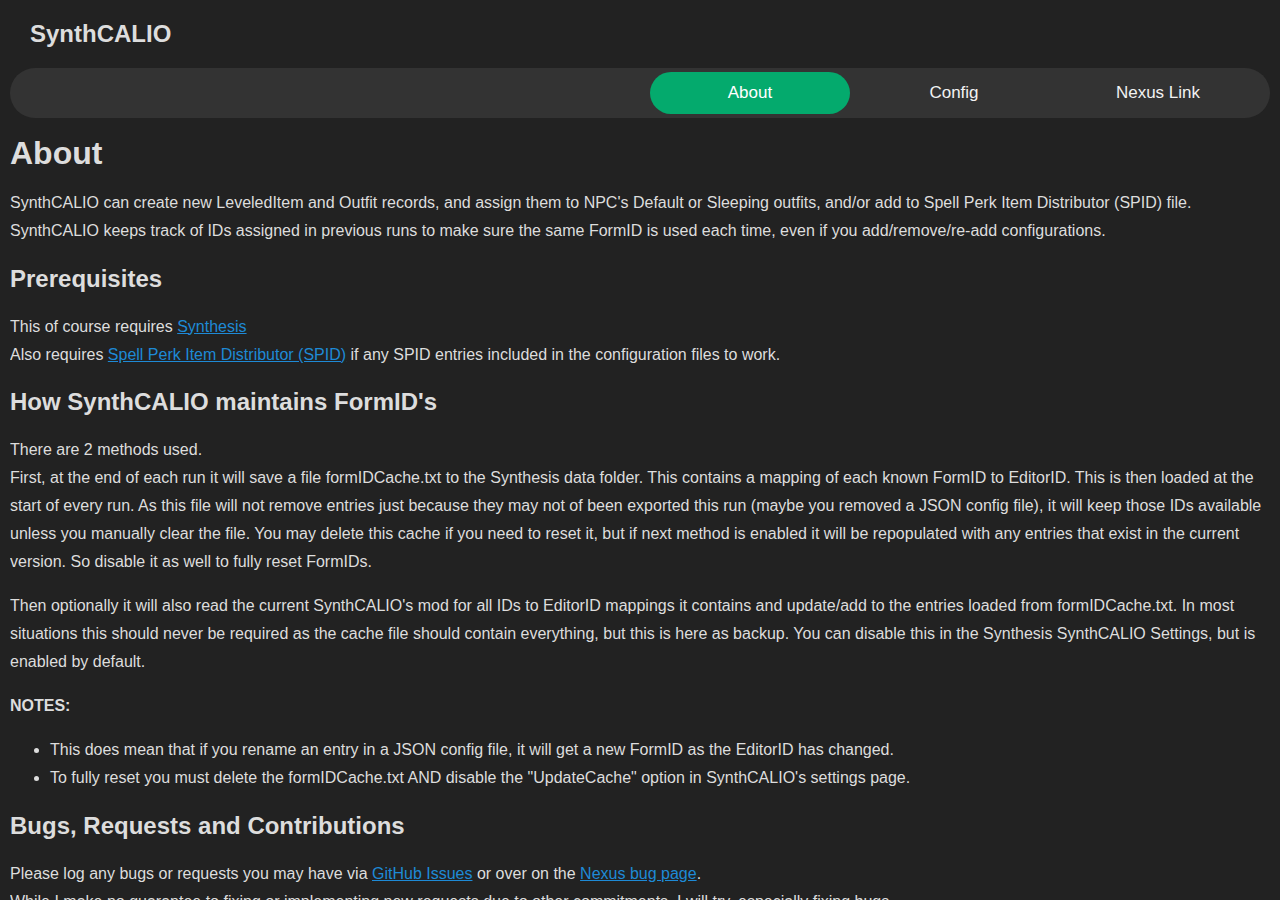
<file: docs/index.html>
<!DOCTYPE html>
<html lang="en">
<head>
    <link href="./include/main.css" rel="stylesheet" />
    <meta name="viewport" content="width=device-width, initial-scale=1.0" />
    <title>SynthCALIO</title>
</head>
<body>
    <div class="box">
        <header>
            <h2>SynthCALIO</h2>
        </header>
        <nav class="menu">
            <a class="active" style="margin-left:auto;" href="./index.html">About</a>
            <a href="./config.html">Config</a>
            <a href="https://www.nexusmods.com/skyrimspecialedition/mods/144763" target="_blank">Nexus Link</a>
        </nav>
        <div class="main">
            <h1>About</h1>
            <p>
                SynthCALIO can create new LeveledItem and Outfit records, and assign them to NPC's Default or Sleeping outfits, and/or add to Spell Perk Item Distributor (SPID) file.<br />
                SynthCALIO keeps track of IDs assigned in previous runs to make sure the same FormID is used each time, even if you add/remove/re-add configurations.
            </p>

            <h2>Prerequisites</h2>

            This of course requires <a href="https://github.com/Mutagen-Modding/Synthesis" target="_blank">Synthesis</a><br />
            Also requires <a href="https://www.nexusmods.com/skyrimspecialedition/mods/36869">Spell Perk Item Distributor (SPID)</a> if any SPID entries included in the configuration files to work.<br />

            <h2>How SynthCALIO maintains FormID's</h2>

            <p>
                There are 2 methods used.<br />
                First, at the end of each run it will save a file formIDCache.txt to the Synthesis data folder. This contains a mapping of each known FormID to EditorID.
                This is then loaded at the start of every run. As this file will not remove entries just because they may not of been exported this run (maybe you removed a JSON config file),
                it will keep those IDs available unless you manually clear the file. You may delete this cache if you need to reset it, but if next method is enabled it will be repopulated with
                any entries that exist in the current version. So disable it as well to fully reset FormIDs.
            </p>
            <p>
                Then optionally it will also read the current SynthCALIO's mod for all IDs to EditorID mappings it contains and update/add to the entries loaded from formIDCache.txt.
                In most situations this should never be required as the cache file should contain everything, but this is here as backup. You can disable this in the Synthesis SynthCALIO Settings, but is enabled by default.
            </p>
            <p>
                <strong>NOTES:</strong>
                <ul>
                    <li>This does mean that if you rename an entry in a JSON config file, it will get a new FormID as the EditorID has changed.</li>
                    <li>To fully reset you must delete the formIDCache.txt AND disable the "UpdateCache" option in SynthCALIO's settings page.</li>
                </ul>
            </p>

            <h2>Bugs, Requests and Contributions</h2>

            Please log any bugs or requests you may have via <a href="https://github.com/tkoopman/SynthCALIO/issues">GitHub Issues</a> or over on the <a href="https://www.nexusmods.com/skyrimspecialedition/mods/144763?tab=bugs">Nexus bug page</a>.<br />
            While I make no guarantee to fixing or implementing new requests due to other commitments, I will try, especially fixing bugs.<br />
            Also if you want to contribute please do, even if you don't known how to program, just improving my awful documentation would help others.<br />

            <h2>Configuration</h2>

            <p>
                Config files are to be located in a sub-folder of the game's Data folder, called "SynthCALIO". This directory can be changed in settings.
                x:\SteamLibrary\steamapps\common\Skyrim Special Edition\Data\SynthCALIO\
            </p>

            <p>If using MO2 or other mod manager this means you can install your configurations as a normal mod.</p>

            Configuration files in this directory must end in .json with the correct format. See <a href="https://github.com/tkoopman/SynthCALIO/tree/master/Examples" target="_blank">examples</a> directory for real world examples.
        </div>
    </div>
</body>
</html>
</file>
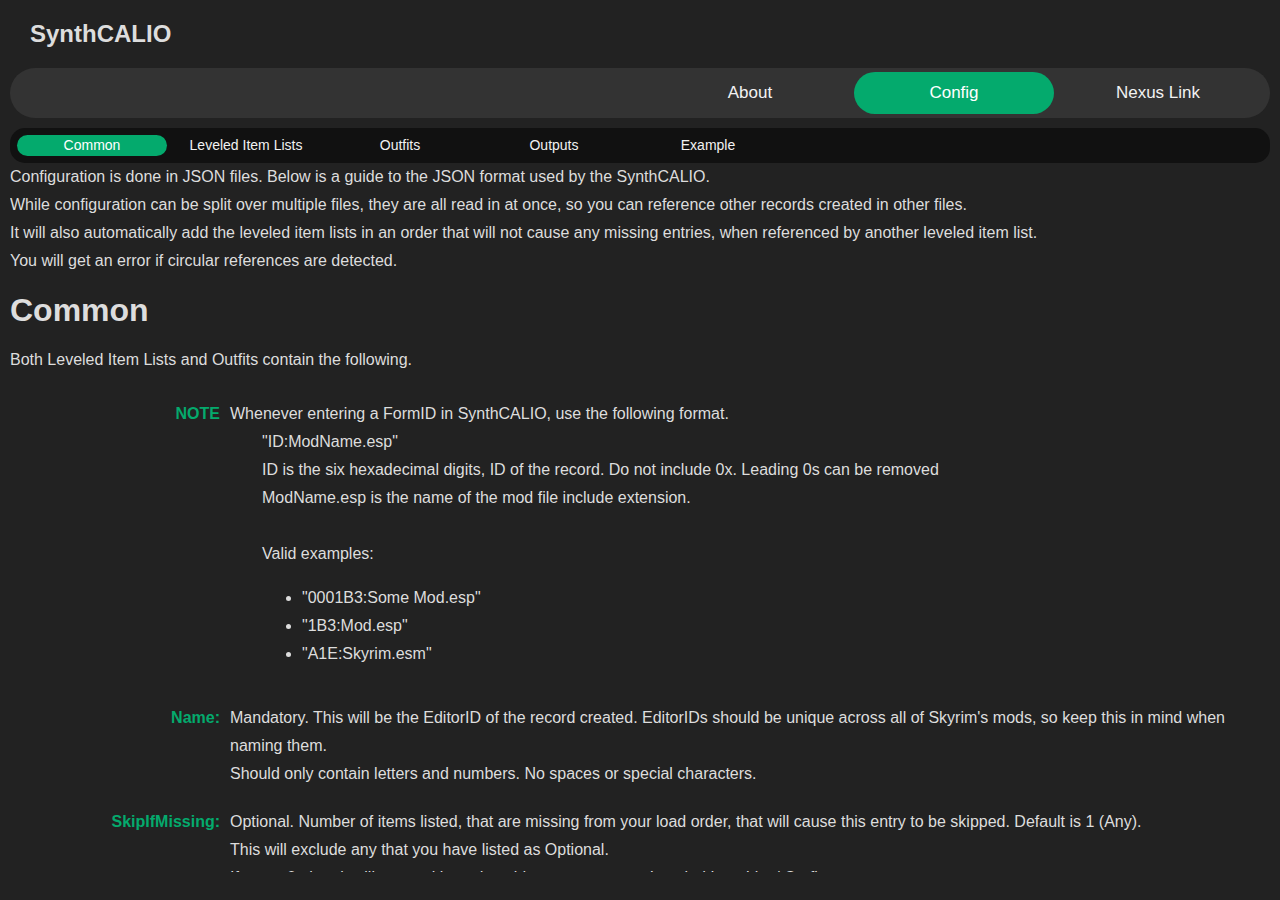
<file: docs/config.html>
<!DOCTYPE html>
<html lang="en">
<head>
    <link href="./include/main.css" rel="stylesheet" />
    <meta name="viewport" content="width=device-width, initial-scale=1.0" />
    <title>SynthCALIO</title>
</head>
<body>
    <div class="box">
        <header>
            <h2>SynthCALIO</h2>
        </header>
        <nav class="menu">
            <a style="margin-left:auto;" href="./index.html">About</a>
            <a class="active" href="./config.html">Config</a>
            <a href="https://www.nexusmods.com/skyrimspecialedition/mods/144763" target="_blank">Nexus Link</a>
        </nav>
        <nav class="menu submenu">
            <a href="#common">Common</a>
            <a href="#leveledItems">Leveled Item Lists</a>
            <a href="#outfits">Outfits</a>
            <a href="#outputs">Outputs</a>
            <a href="#example">Example</a>
        </nav>
        <div class="main" id="main">
            Configuration is done in JSON files. Below is a guide to the JSON format used by the SynthCALIO.<br />
            While configuration can be split over multiple files, they are all read in at once, so you can reference other records created in other files.<br />
            It will also automatically add the leveled item lists in an order that will not cause any missing entries, when referenced by another leveled item list.<br />
            You will get an error if circular references are detected.<br />
            <section id="common">
                <h1>Common</h1>

                <p>Both Leveled Item Lists and Outfits contain the following.</p>

                <div class="setting">
                    <div class="label">NOTE</div>
                    <div>
                        Whenever entering a FormID in SynthCALIO, use the following format.<br />
                        <div style="padding-left: 2em">
                            "ID:ModName.esp"<br />
                            ID is the six hexadecimal digits, ID of the record. Do not include 0x. Leading 0s can be removed<br />
                            ModName.esp is the name of the mod file include extension.<br />
                            <br />
                            Valid examples:<br />
                            <ul>
                                <li>"0001B3:Some Mod.esp"</li>
                                <li>"1B3:Mod.esp"</li>
                                <li>"A1E:Skyrim.esm"</li>
                            </ul>
                        </div>
                    </div>
                </div>

                <div class="setting">
                    <div class="label">Name:</div>
                    <div>
                        Mandatory. This will be the EditorID of the record created. EditorIDs should be unique across all of Skyrim's mods, so keep this in mind when naming them.<br />
                        Should only contain letters and numbers. No spaces or special characters.
                    </div>
                </div>
                <div class="setting">
                    <div class="label">SkipIfMissing:</div>
                    <div>
                        Optional. Number of items listed, that are missing from your load order, that will cause this entry to be skipped. Default is 1 (Any).<br />
                        This will exclude any that you have listed as Optional. <br />
                        If set to 0, then it will never skip and could create an empty Leveled Item List / Outfit. <br />
                        If set to -1, then will only skip if no non-optional entries are added to the list.
                    </div>
                </div>
                <div class="setting">
                    <div class="label">SPID:</div>
                    <div>
                        Optional. List of <a href="https://www.nexusmods.com/skyrimspecialedition/mods/36869" target="_blank">SPID</a> entries to add to INI file if this entry is added. There are 2 valid formats for this<br />
                        Both formats exclude the <strong>FormOrEditorID</strong> which will be automatically filled in by the patcher, to the assigned FormID in the correct SPID format.<br />
                        Refer to the SPID article <a href="https://www.nexusmods.com/skyrimspecialedition/articles/6617" target="_blank">SPID: The Complete Reference</a> for more information.<br />
                        <br />
                        <strong>Excluding FormType</strong><br />
                        Should look like "StringFilters|FormFilters|LevelFilters|TraitFilters|CountOrPackageIndex|Chance"<br />
                        FormType will be either, "Item" or "Outfit" depending on if SPID added to Leveled Item List or Outfit.<br />
                        <br />
                        <strong>Including FormType</strong><br />
                        Should look like "FormType=|StringFilters|FormFilters|LevelFilters|TraitFilters|CountOrPackageIndex|Chance"<br />
                        Use this if you do not want the default FormType used.
                    </div>
                </div>
            </section>
            <section id="leveledItems">
                <h2>Leveled Item Lists</h2>

                <div class="setting">
                    <div class="label">Flags:</div>
                    <div>
                        Optional. Valid values are "CalculateFromAllLevelsLessThanOrEqualPlayer", "CalculateForEachItemInCount", "UseAll", "SpecialLoot".<br />
                        Multiple values can be used, separated by a comma. Example: "Flags": "CalculateFromAllLevelsLessThanOrEqualPlayer, CalculateForEachItemInCount"<br />
                    </div>
                </div>

                <div class="setting">
                    <div class="label">ChanceNone:</div>
                    <div>
                        Optional. Sets the ChanceNone value on the created record. Default is 0.<br />
                        Can be either a number between 0 and 1 (0.5 = 50%) or a string like "50%".
                    </div>
                </div>

                <div class="setting">
                    <div class="label">Entries:</div>
                    <div>
                        List of entries to add to this leveled item list.<br />
                        <br />
                        <string>Format</string><br />
                        {?}{[Lv#]} {#x} FormIDorEditorID<br />
                        Parts surrounded by {} are optional. Do not include the {}.<br />
                        <ul>
                            <li>{?} - Optional. If present, then this entry is optional and will not be counted towards the SkipIfMissing count. No spaces between ? and [Lv#].</li>
                            <li>{[Lv#]} - Optional. If present, then this will set the Level value to # for this entry. Default: [Lv1]</li>
                            <li>{#x} - Optional. If present, then this will set the Count value to # for this entry. Default: 1x</li>
                            <li>FormIDorEditorID - Mandatory. This is the FormID or EditorID of the item to add to the list. If referencing another Leveled Item List created by SynthCALIO you must use the Name you assigned on that Leveled Item List as the EditorID</li>
                        </ul>
                    </div>
                </div>
            </section>
            <section id="outfits">
                <h1>Outfits</h1>

                <div class="setting">
                    <div class="label">Items:</div>
                    <div>
                        List of items to add to this leveled item list as either FormID or EditorID.<br />
                        If referencing a Leveled Item List created by SynthCALIO you must use the Name you assigned on that Leveled Item List as the EditorID<br />
                        Can add ? prefix to make the entry optional. This will not count towards the SkipIfMissing count. No spaces between ? and FormIDorEditorID.
                    </div>
                </div>

                <div class="setting">
                    <div class="label">DefaultOutfit:</div>
                    <div>
                        Optional. If this outfit is added, will update the NPC's Default Outfit to this one. This will actually update the record, so good for setting default outfit for unique NPCs.<br />
                        For others where you may want to only assign the outfit to some non-unique NPCs, I recommend using SPID instead as it has the simple chance option.
                    </div>
                </div>

                <div class="setting">
                    <div class="label">SleepingOutfit:</div>
                    <div>
                        Optional. If this outfit is added, will update the NPC's Sleeping Outfit to this one. This will actually update the record, so good for setting default outfit for unique NPCs.<br />
                        For others where you may want to only assign the outfit to some non-unique NPCs, I recommend using SPID instead as it has the simple chance option.<br />
                        As Outfit default FormType for SPID you would need to use the following SPID format:<br />
                        "SleepOutfit=|StringFilters|FormFilters|LevelFilters|TraitFilters|CountOrPackageIndex|Chance"
                    </div>
                </div>
            </section>
            <section id="outputs">
                While the above configurations can be used to create SPID text configuration files, as of v1.3 SynthCALIO can also be used to create any other text based configuration files that need to contain the Form ID of records created by SynthCALIO.<br />
                This is done by adding a "Outputs" folder under the SynthCALIO configuration folder, which would be by default Skyrim/Data/SynthCALIO/Outputs/.<br />
                Any files added to this folder including in subdirectories will be checked and if matches defined configured outputs will be processed, and matching files created in the same relative location under Skyrim/Data/ (Still in the defined Output folder defined in Synthesis settings).
                <h1>Defined outputs</h1>
                <p>
                    By default there are 2 defined outputs configured for SPID and SkyPatcher. These are configured in outputs.ini file in the SynthCALIO configuration folder. This file will be created if it doesn't already exists with these defaults.<br />
                    If there are other commonly used frameworks that would benefit from this please let me know and I can add them to the default outputs.ini file.
                </p>
                <p>
                    You can also add outputs configurations into your actual text based files. This is done by adding a comment as the very first line in the file.<br />
                    Line should start with any of the following supported comment prefixes based on what your file normally would use for comments. Currently supported are //, # and ;<br />
                    After that it should say "SynthCALIO - " followed by key=value pairs separated by semi-colons (;).<br />
                    All must be on the single first line of the file.<br />
                    Example: "; SynthCALIO - RemoveHeader=yes;FormID={id}:{mod};"<br />
                </p>
                <p>
                    For a file located in the Outputs folder to be processed, a valid configuration for the file must be present either in the outputs.ini file or in the first line of the file itself.<br />
                    Also that configuration must at least include a valid FormID settings else it will be skipped.
                </p>
                <p>
                    Configurations are combined from the outputs.ini file and the first line of the file itself. So if you have a configuration in both, the one in the file will override the one in the outputs.ini file, but only for settings you defined.
                    Other settings can come from other matching configurations for that file of defaults if none defined. For configurations in the outputs.ini file, they are processed top to bottom, so the last matched value for any setting will be used, if not overridden by in-file configuration.<br />
                    Higher priority configurations (lower in output.ini or in-line) will only replace the settings defined in the higher priority configuration. If you don't define one then setting from lower priority is used, but if you define one but leave it blank then it will override.
                    So defining a blank FormID in a higher priority configuration will make that file be skipped as FormID is mandatory in the final configuration used.<br />
                </p>
                <h3>Outputs Settings</h3>

                <div class="setting">
                    <div class="label">[Section Name]</div>
                    <div>
                        Mandatory in outputs.ini.
                        INI files are broken up into sections. The section name is used to match the file name relative to the Outputs folder.
                        Wildcards are supported, so * can be used to match any number of characters. However * won't match multiple directories,
                        unless you use */ or some/parent/dir/*/filename.ext<br />
                        * can match nothing, so */ file won't exclude matching files in the root of the Outputs folder.<br />
                        Filename is relative to the Outputs folder, so you must not start it with a / else it won't match anything.
                    </div>
                </div>

                <div class="setting">
                    <div class="label">FormID</div>
                    <div>
                        Mandatory in final combined configuration. Default is empty.
                        If empty after applying matching config entries, file is skipped.
                        Must include at least one pair of FormID variables else value is invalid and file will be skipped.
                        {mod} or {mod.esp} and {id} or {0id}
                    </div>
                </div>

                <div class="setting">
                    <div class="label">Rename</div>
                    <div>
                        Default is empty. Useful if file name must include the SynthCALIO patch file name.
                        Should include at least 1 file variable, else just name the config file this already.
                        If multiple files renamed to same they will all be combined into the single file. This includes if you using SPID via the JSON config files and here, it will combine the results just fine.
                        Due to this best not to rename too conflicting file names if text file has structure, like XML based files.
                        For SPID and SkyPatcher however it will work fine.<br />
                        As long as Rename is just a file name, the resulting file will still exist in the same sub-folder as the original file.<br />
                        NOTE: I have no intension of removing SPID from the JSON files, as I think it works well there, but wasn't going to work as well for SkyPatcher and possibly others, so added this option.<br />
                    </div>
                </div>

                <div class="setting">
                    <div class="label">OnIncomplete</div>
                    <div>
                        Default is RemoveLine. Valid values:
                        <ul>
                            <li>
                                RemoveLine: Will just remove any line from the file that contains variables that were not replaced.
                                Unless nothing was replaced, in which case the whole file is skipped. So won't create output file just full of comments.
                            </li>
                            <li>SkipFile: If any variable was not replaced, file is skipped.</li>
                        </ul>
                    </div>
                </div>

                <div class="setting">
                    <div class="label">KeepHeader</div>
                    <div>
                        Default is True. Valid values:
                        <ul>
                            <li>False: If one liner SynthCALIO header exists, it's settings are still used, but header is removed from resulting output file.</li>
                            <li>True: If one liner SynthCALIO header exists, it's settings are still used, and the header will remain in the resulting output file.</li>
                        </ul>
                    </div>
                </div>

                <div class="setting">
                    <div class="label">Regex</div>
                    <div>
                        Default is empty. Not available in header of output files.
                        If defined uses supplied Regular Expression to match output file names, instead of the wildcard supplied in the section name.
                        Unlike other settings this is not inherited for other matching sections.
                        When using Regex, the section name is ignored, just give it a descriptive unique name.
                    </div>
                </div>
                <h3>Variables</h3>
                Variables can be used in FormID and Rename settings, as well as in the source output files. They are always wrapped in curly brackets {}.

                <div class="setting">
                    <div class="label">{mod}</div>
                    <div>
                        Usable in all locations that variables can be used.
                        Will be replaced with the SynthCALIO plug-in file name excluding file extension
                    </div>
                </div>

                <div class="setting">
                    <div class="label">{mod.esp}</div>
                    <div>
                        Usable in all locations that variables can be used.
                        Will be replaced with the SynthCALIO plug-in file name including file extension
                    </div>
                </div>

                <div class="setting">
                    <div class="label">{id}</div>
                    <div>
                        Usable only in FormID setting.
                        Will replace with the FormID excluding any leading 0s
                    </div>
                </div>

                <div class="setting">
                    <div class="label">{0id}</div>
                    <div>
                        Usable only in FormID setting.
                        Will replace with the FormID including any leading 0s
                    </div>
                </div>

                <div class="setting">
                    <div class="label">{EditorID}</div>
                    <div>
                        Usable only in source output files. EditorID should be replaced with the EditorID used in SynthCALIO, for the FormID you want.
                        Will replace with FormID in the format listed in FormID setting. At least 1 of these must be found and replaced in the file else file will be skipped.
                    </div>
                </div>
            </section>
            <section id="example">
                <h1>Generic Example</h1>
                <pre>
{
  "LeveledItems": [
    {
      "Name": "EditorID4LeveledItem1",
      "Flags": "UseAll",
      "ChanceNone": "10%",
      "SkipIfMissing": 1,
      "Entries": [
        "123456:FormKey.esp", // Comments are allowed
        "EditorID"
      ]
    },
    {
      "Name": "EditorID4LeveledItem2",
      "Flags": "UseAll",
      "ChanceNone": 0.1,
      "Entries": [
        "[Lv5] 1x 123456:FormKey.esp", // Can include Level and Count information in this format.
        "[Lv5] EditorID" // Can exclude Level or Count if you want the default value of 1.
      ]
    },
    {
      "Name": "EditorID4LeveledItemAll",
      "Flags": "CalculateFromAllLevelsLessThanOrEqualPlayer, CalculateForEachItemInCount",
      "Entries": [
        "EditorID4LeveledItem1", // Must use EditorID when referencing other records created by SynthCALIO
        "?EditorID4LeveledItem2" // This entry is optional.
      ],
      "SPID": [ "StringFilters|FormFilters|LevelFilters|TraitFilters|CountOrPackageIndex|Chance" ] // SPID entry to add to INI, unless skipped. Excludes the starting Item=FormOrEditorID| part as that is automatically added.
    }
  ],
  "Outfits": [
    {
      "Name": "EditorID4Outfit",
      "Items": [ "EditorID4LeveledItemAll" ],
      "SkipIfMissing": 1,
      "DefaultOutfit": [
        "ABC123:Dragonborn.esm" // Can have comments
      ],
      "SleepingOutfit": [
        "NPCEditorID" // Can use EditorID or FormID
      ],
      "SPID": [
        "StringFilters|FormFilters|LevelFilters|TraitFilters|CountOrPackageIndex|Chance", // SPID entry to add to INI, unless skipped. Excludes the starting Outfit=FormOrEditorID| part as that is automatically added.
        "SleepOutfit = |StringFilters|FormFilters|LevelFilters|TraitFilters|CountOrPackageIndex|Chance" // Can include FormType if you don't want Outfit, but FormOrEditorID must still be empty, so first | should be straight after =.
      ]
    }
  ]
}
</pre>
            </section>
        </div>
        <br />
    </div>
    <script>
        const sections = document.querySelectorAll("section");
        const navLi = document.querySelectorAll(".submenu a");
        const pageOffset = document.getElementById("main").offsetTop;

        function onMainScroll() {
            var current = "";
            var currentScrollPos = document.getElementById("main").scrollTop;

            sections.forEach((section) => {
                const sectionTop = section.offsetTop - pageOffset - 150;
                if (currentScrollPos >= sectionTop) {
                    current = section.getAttribute("id");
                }
            });

            navLi.forEach((li) => {
                if (li.href.toString().endsWith("#" + current)) {
                    li.classList.add("active");
                } else {
                    li.classList.remove("active");
                }
            });
        }

        document.getElementById("main").onscroll = onMainScroll;
        onMainScroll();
    </script>
</body>
</html>
</file>
<file: docs/include/main.css>
* {
    box-sizing: border-box;
}

html, body {
    height: 100%;
    min-height: 500px;
    margin: 0;
}

body {
    font-family: 'Open Sans', sans-serif;
    line-height: 1.75em;
    font-size: 16px;
    background-color: #222;
    color: #ddd;
}

.box {
    display: flex;
    flex-flow: column;
    height: 100%;
    margin: 0 10px;
    overflow: scroll;
}

a[href] {
    color: #1e8ad6;
}

    a[href]:hover {
        color: #3ba0e6;
    }

header {
    padding: 0 20px;
}

.menu, .submenu {
    height: 50px;
    padding: 0 10px;
    display: flex;
    background-color: #333;
    border-radius: 25px;
    overflow: hidden;
    flex-shrink: 0;
}

    .menu a, .submenu a {
        float: left;
        color: #f2f2f2;
        text-align: center;
        margin: auto 2px;
        line-height: 2.5em;
        text-decoration: none;
        border-radius: 25px;
        font-size: 17px;
        min-width: 200px;
    }

        .menu a:hover, .submenu a:hover {
            background-color: #ddd;
            color: black;
        }

        .menu a.active, .submenu a.active {
            background-color: #04AA6D;
            color: white;
        }

.submenu {
    height: 35px;
    padding: 0 5px;
    background-color: #111;
    border-radius: 15px;
    margin-top: 10px;
}

    .submenu a {
        line-height: 1.5em;
        font-size: 14px;
        min-width: 150px;
    }

.controls {
    padding: 10px 20px;
    position: relative;
    display: flex;
    max-width: 100%;
}

    .controls > div {
        margin: 0 10px;
    }

        .controls > div > h5 {
            font-size: 17px;
            color: #04AA6D;
            margin: 0 10px;
            display: inline;
        }

    .controls select {
        font-size: 16px;
        min-width: 300px;
        background-color: #ddd;
        border: inset #ddd;
    }

.main {
    flex: 1;
    overflow: auto;
}

.setting {
    display: table;
    width: 100%;
    border-spacing: 10px;
}

    .setting > div {
        display: table-cell;
    }

.label {
    width: 200px;
    text-align: right;
    font-weight: bold;
    color: #04AA6D;
}

.good {
    color: #04AA6D;
}

.bad {
    color: red !important;
}

pre {
    font-family: 'Courier New';
    display: block;
    margin: 0 20px 20px;
    padding: 5px 10px;
    background-color: #333;
}

@media only screen and (max-width:800px) {
    /* For tablets: */
    .menu a {
        min-width: auto;
    }
}

@media only screen and (max-width:500px) {
    /* For mobile phones: */
    .menu a {
        min-width: auto;
    }
}
</file>
